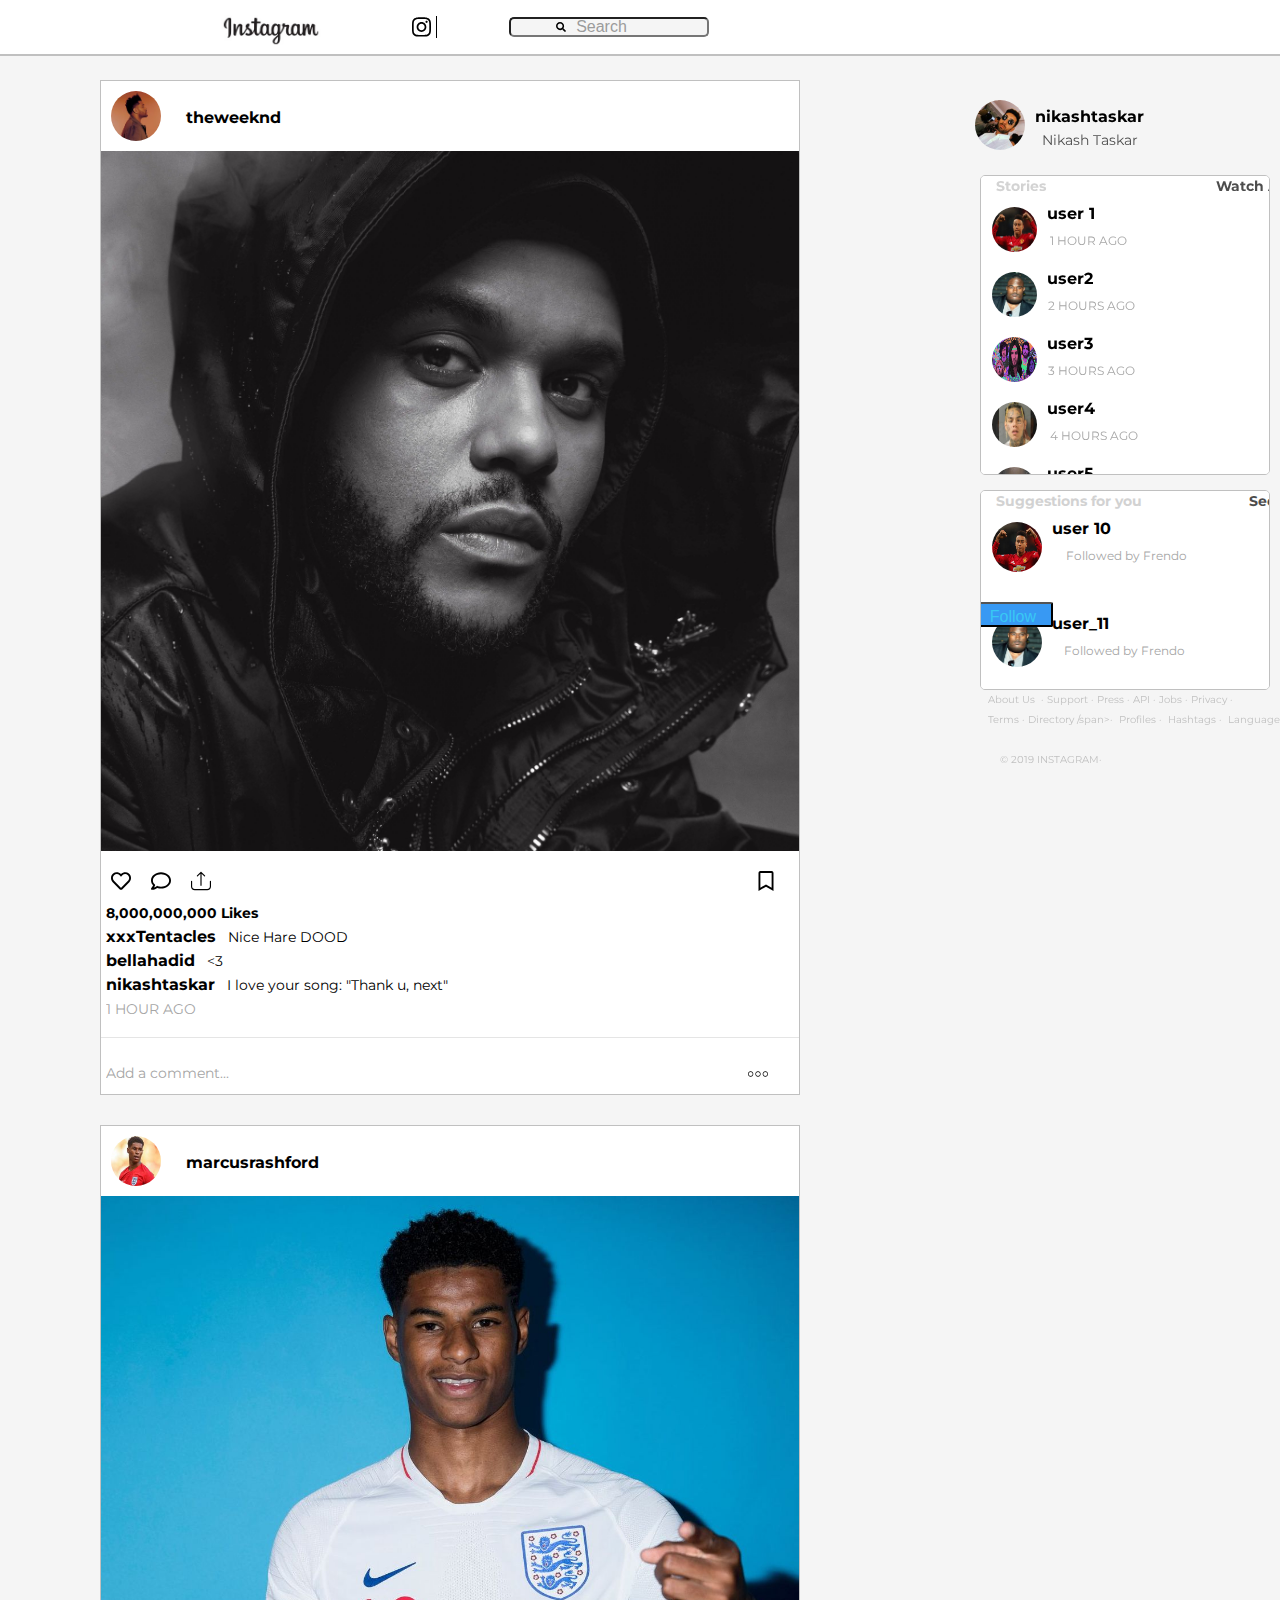
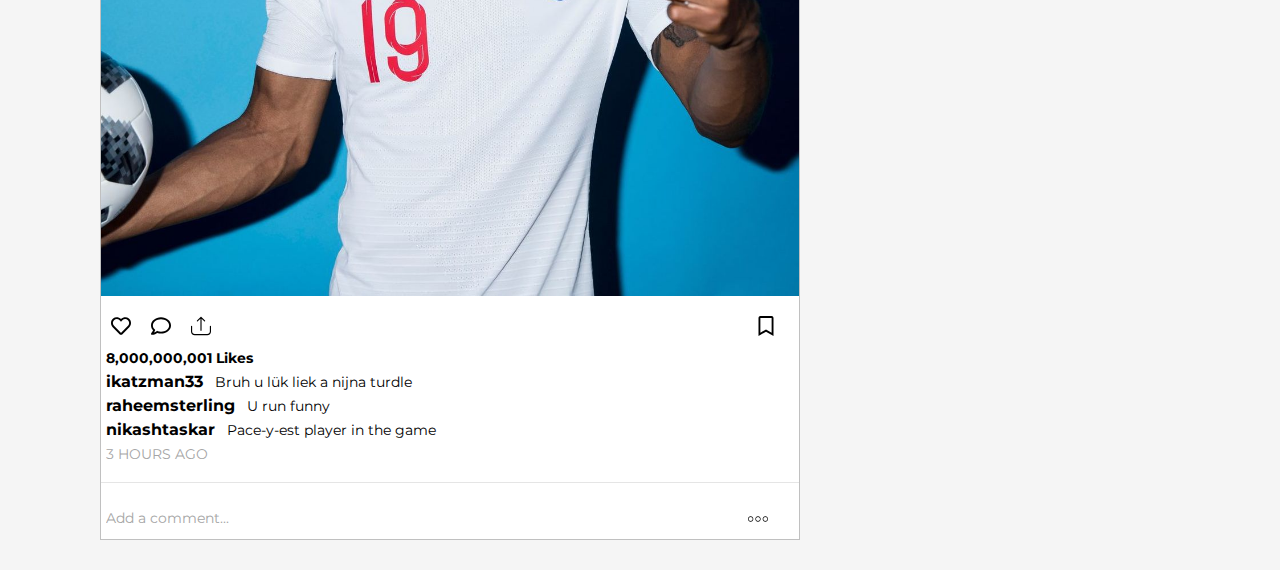
<file: index.html>
<!DOCTYPE html>
<html>

<head>
    <meta charset="utf-8">
    <meta http-equiv="X-UA-Compatible" content="IE=edge">
    <title>Instagram Clone</title>
    <meta name="viewport" content="width=device-width, initial-scale=1">
    <meta keywords="">
    <link rel="stylesheet" type="text/css" href="style.css">
    <link rel="stylesheet" type="text/css"
        href="https://stackpath.bootstrapcdn.com/bootstrap/4.3.1/css/bootstrap.min.css">
    <link rel="stylesheet" href="https://use.fontawesome.com/releases/v5.7.2/css/all.css"
        integrity="sha384-fnmOCqbTlWIlj8LyTjo7mOUStjsKC4pOpQbqyi7RrhN7udi9RwhKkMHpvLbHG9Sr" crossorigin="anonymous">
    <link href="https://fonts.googleapis.com/css?family=Montserrat" rel="stylesheet">
    <!-- <script src="main.js"></script> -->
</head>

<body>
    <div class="body-content">
        <div class="container-fluid">
            <div class="row">
                <div class="navbar bg-white navbar-expand-lg sticky-top container-fluid" id="navbarHeader">
                    <div class="navbar navbar-item col-xs-3 col-sm-3 col-md-4 col-lg-3 " id="nav-logo">
                        <img src="instagram-brands.svg" id="logo">
                        <img src="name.jpeg" id="better-instagram">
                    </div>
                    <div class="navbar nav-item col-xs-0 col-sm-1 col-md-1 col-lg-3 " id="nav-search">
                        <input class="nav-search" type="search" id="search-bar" placeholder="Search">
                    </div>
                    <div class="navbar nav-item col-xs-1 col-sm-5 col-md-4 col-lg-3 " id="nav-icons">
                        <i class="far fa-compass icon" id="nav-compass-icon"></i>
                        <i class="far fa-heart icon" id="nav-heart-icon"></i>
                        <i class="far fa-user icon" id="nav-user-icon"></i>
                    </div>
                </div>
            </div>
        </div>

        <div class="container" id="content">
            <div class="feed col-xs-12 col-lg-12" id="feed-content">
                <div class="post" id="post1">
                    <div class="post-user">
                        <img src="theweeknd_profile.jpeg" class="profile">
                        <strong class="username col-1">theweeknd</strong>
                    </div>
                    <div class="post-pic">
                        <img src="theweeknd.jpeg">
                    </div>
                    <div class="comment-section">
                        <div class="container row">
                            <div class="comment-icon" id="heart"></div>
                            <img src="comment-regular.svg" class="comment-icon">
                            <img src="upload-regular.svg" class="comment-icon">
                            <img src="bookmark-regular.svg" class="comment-icon-right">
                        </div>
                        <span class="likes"><strong>8,000,000,000 Likes</strong></span><br>
                        <span class="comment"><strong class="username">xxxTentacles</strong>&nbsp;&nbsp; Nice Hare
                            DOOD</span><br>
                        <span class="comment"><strong class="username">bellahadid</strong>&nbsp;&nbsp; <3 </span> <br>
                                <span class="comment"><strong class="username">nikashtaskar</strong>&nbsp;&nbsp; I love
                                    your song: "Thank u, next"</span><br>
                                <span class="time-posted">1 HOUR AGO</span>
                                <hr>
                                <!-- <div class="container row"> -->
                                <span class="add-comment">Add a comment...</span>
                                <img src="more-regular.svg" class="ellipses">
                                <!-- </div> -->
                    </div>
                </div>
                <div class="post" id="post2">
                    <div class="post-user">
                        <img src="rashford_profile.jpeg" class="profile">
                        <strong class="username col-1">marcusrashford</strong>
                    </div>
                    <div class="post-pic">
                        <img src="rashford.jpg">
                    </div>
                    <div class="comment-section">
                        <div class="container row">
                            <div class="comment-icon" id="heart"></div>
                            <img src="comment-regular.svg" class="comment-icon">
                            <img src="upload-regular.svg" class="comment-icon">
                            <img src="bookmark-regular.svg" class="comment-icon-right">
                        </div>
                        <span class="likes"><strong>8,000,000,001 Likes</strong></span><br>
                        <span class="comment"><strong class="username">ikatzman33</strong>&nbsp;&nbsp; Bruh u lük liek a
                            nijna turdle</span><br>
                        <span class="comment"><strong class="username">raheemsterling</strong>&nbsp;&nbsp; U run
                            funny</span><br>
                        <span class="comment"><strong class="username">nikashtaskar</strong>&nbsp;&nbsp; Pace-y-est
                            player in the game</span><br>
                        <span class="time-posted">3 HOURS AGO</span>
                        <hr>
                        <span class="add-comment">Add a comment...</span>
                        <img src="more-regular.svg" class="ellipses">
                    </div>
                </div>
            </div>
            <div class="feed col-xs-0 col-md-4 sticky-top" id="story-content">
                <div class="row" id="nikash-div">
                    <img src="nikash_profile.jpg" class="profile">
                    <strong class="username" id="nikash">nikashtaskar</strong>
                    <div class="fullname">Nikash Taskar</div>
                </div>
                <div class="story-div">
                    <span class="row">
                        <span class="story-view" id="stories"><strong>Stories</strong></span>
                        <span class="story-view" id="watch"><strong>Watch All</strong></span>
                    </span>
                    <div class="stories">
                        <div class="story row" id="story1">
                            <img src="lingard_profile.jpeg" class="profile">
                            <strong class="story-username">user 1</strong>
                            <span class="time-posted-story">1 HOUR AGO</span>
                        </div>
                        <div class="story row" id="story2">
                            <img src="ye_profile.jpeg" class="profile">
                            <strong class="story-username">user2</strong>
                            <span class="time-posted-story">2 HOURS AGO</span>
                        </div>
                        <div class="story row" id="story3">
                            <img src="tame_profile.jpeg" class="profile">
                            <strong class="story-username">user3</strong>
                            <span class="time-posted-story">3 HOURS AGO</span>
                        </div>
                        <div class="story row" id="story4">
                            <img src="tekashi_profile.jpeg" class="profile">
                            <strong class="story-username">user4</strong>
                            <span class="time-posted-story">4 HOURS AGO</span>
                        </div>
                        <div class="story row" id="story5">
                            <img src="melly_profile.jpeg" class="profile">
                            <strong class="story-username">user5</strong>
                            <span class="time-posted-story">5 HOURS AGO</span>
                        </div>
                    </div>
                </div>
            </div>
            <div class="feed col-xs-0 col-md-4 sticky-top" id="suggested-content">
                <div class="suggested-div">
                    <span class="row">
                        <span class="story-view" id="stories"><strong>Suggestions for you</strong></span>
                        <span class="story-view" id="watch2"><strong>See All</strong></span>
                    </span>
                    <div class="suggested">
                        <div class="story row" id="story1">
                            <img src="lingard_profile.jpeg" class="profile">
                            <strong class="story-username">user 10</strong>
                            <span class="time-posted-story">Followed by Frendo</span>
                            <button type="button" class="button">Follow</button>
                        </div>
                        <div class="story row" id="story2">
                            <img src="ye_profile.jpeg" class="profile">
                            <strong class="story-username">user_11</strong>
                            <span class="time-posted-story">Followed by Frendo</span>
                            <button type="button" class="button">Follow</button>
                        </div>
                        <div class="story row" id="story3">
                            <img src="tame_profile.jpeg" class="profile">
                            <strong class="story-username">user 12</strong>
                            <span class="time-posted-story">Followed by Frendo</span>
                            <button type="button" class="button">Follow</button>
                        </div>
                        <div class="story row" id="story4">
                            <img src="tekashi_profile.jpeg" class="profile">
                            <strong class="story-username">user 13</strong>
                            <span class="time-posted-story">Followed by Frendo</span>
                            <button type="button" class="button">Follow</button>
                        </div>
                        <div class="story row" id="story5">
                            <img src="melly_profile.jpeg" class="profile">
                            <strong class="story-username">user 14</strong>
                            <span class="time-posted-story">Followed by Frendo</span>
                            <button type="button" class="button">Follow</button>
                        </div>
                    </div>
                </div>
            </div>
            <div class="feed col-xs-0 col-md-4 sticky-top" id="footnote-content">
                <div class="row">
                    <span href="#">&nbsp;About Us &nbsp;</span>&middot;
                    <span href="#">&nbsp;Support&nbsp;</span>&middot;
                    <span href="#">&nbsp;Press&nbsp;</span>&middot;
                    <span href="#">&nbsp;API&nbsp;</span>&middot;
                    <span href="#">&nbsp;Jobs&nbsp;</span>&middot;
                    <span href="#">&nbsp;Privacy&nbsp;</span>&middot;
                </div>
                <div class="row">
                    <span href="#">&nbsp;Terms&nbsp;</span>&middot;
                    <span href="#">&nbsp;Directory&nbsp;/span>&middot;
                    <span href="#">&nbsp;Profiles&nbsp;</span>&middot;
                    <span href="#">&nbsp;Hashtags&nbsp;</span>&middot;
                    <span href="#">&nbsp;Language&nbsp;</span>&middot;
                </div>
                <br>
                <div>
                    <span href="#">&copy 2019 INSTAGRAM</span>&middot;
                </div>
            </div>
        </div>
    </div>
</body>

</html>
</file>
<file: style.css>
.body-content {
    background-color: #f5f5f5;
}

.container-fluid {
    border-bottom: 0.5px solid silver;
    position: fixed;
    top: 0px;
    z-index: 5;
}

@font-face {
    font-family: "Billabong";
    src: url("./Billabong.ttf");
}

.insta-font {
    font-family: "Billabong";
}
 
#navbarHeader {
    /* justify-content: space-evenly; */
    display: flex;
    overflow: scroll;
    /* flex-direction: row; */
    /* flex-wrap: wrap; */
}

#content{
    display: flex;
    display-direction: row;
    overflow-x: auto;
}

#content.container {
    padding-top: 80px;
}

.container {
    overflow: scroll;
    padding-top: 10px;
    /* display: grid; */
    /* grid-template-columns: 1fr 2fr; */
}

#feed-content {
    position: static;
    overflow: hidden;
    display: flexbox;
    /* border: 0.5px solid silver; */
    /* background-color: blue;  */
    /* width: 50%; */
    /* margin: 10px; */
}

#story-content {
    position: fixed;
    height: 400px;
    width: 25%;
    top: 80px;
    left: 955px;
    /* overflow: scroll; */
    margin: 10px;
}

#better-instagram {
    position: absolute;
    top: 7px;
    left: 80px; 
    width: 100px;
    justify-content: lecontainer-fluidft;
}

#logo {
    /* position: relative;
    top: -3px;
    left: 20px;
    height: 20px;
    width: 20px; */
    padding-right: 5px;
    border-right: 0.5px solid black;
    justify-content: right;
    width: 25px;
    /* margin-right: 10px;
    padding: 5px;
    border-right: 1px solid black; */
}

/* #pipe {
    position: relative;
    top: 0px;
    left: 12px;
} */

.icon {
    margin-right: 30px;
}

#nav-heart-icon {
    display: inline-block;
    height: 20px;
    width: 20px;
}

#nav-compass-icon {
    display: inline-block;
    height: 20px;
    width: 20px;
}

#nav-user-icon {
    display: inline-block;
    height: 20px;
    width: 20px;
}

#nav-search {
    justify-content: center;
}

#nav-icons {
    justify-content: left;
}

#nav-logo {
    justify-content: right;
    margin-left: 125px;
}

@media only screen and (max-width: 1120px) {
    #nav-search {
      visibility: hidden;
    }

    #story-content {
        visibility: hidden;
    }

    #content {
        justify-content: center;
    }

    #nav-icons{
        justify-content: center;
    }
}

#search-bar {
    background-color: #f5f5f5;
    background-image: url("search-solid.svg");
    background-repeat: no-repeat;
    background-position: 45px 3px;
    background-size: 5%;
    text-align: center;
    border-radius: 5px;
    height: 20px;
    width: 200px;
}

::-webkit-input-placeholder {
    opacity: 0.7;
}

#search-bar:focus-within{
    background-color: none;
    background-image: url("search-solid.svg");
    background-repeat: no-repeat;
    background-position: 5px 3px;
    background-size: 5%;
    border-radius: 5px;
    height: 20px;
    width: 200px;
}

#search-bar:focus-within::-webkit-input-placeholder{
    visibility: hidden;
}

/* #navbarHeader #nav-search {
    justify-content: center;
} */


.post {
    height: 1015px;
    width: 700px;
    background-color: white;
    margin-bottom: 30px;
    border: 0.5px solid silver;
    display: flexbox;
}

.post-user {
    display: flex;
}

.post-pic > img{
    top: 100px;
    left: 0px;
    height: 700px;
    width: 698px;
    /* margin-top: 75px; */
}

.profile {
    width: 50px;
    height: 50px;
    border-radius: 50%;
    margin: 10px;
}

.username {
    color: black;
    font-family: 'Montserrat';
    /* font-display: bold; */
    font-size: 16px;
    /* position: relative; */
    /* left: 50px; */
    top: 25px;
}

.comment {
    font-family: 'Montserrat';
    font-size: 14px;
    color: black;
}

.comment .username {
    margin-left: 5px;
    font-family: 'Montserrat';
    font-size: 16px;
    color: black;
}

.comment-icon {
    height: 20px;
    width: 20px;
    margin: 10px;
    position: relative;
    left: 0px;
}

.comment-icon-right {
    height: 20px;
    width: 20px;
    margin: 10px;
    position: relative;
    left: 525px;
}

hr {
    width: 100%;
    stroke: 1px solid black;
}

.time-posted {
    margin: 5px;
    font-family: 'Montserrat';
    font-size: 14px;
    opacity: 0.7;
    color: grey;
}

.add-comment {
    margin: 5px;
    font-family: 'Montserrat';
    font-size: 14px;
    opacity: 0.7;
    color: grey;
    top: -30px;
}

.ellipses {
    height: 20px;
    width: 20px;
    margin: 10px;
    position: relative;
    left: 500px;
}

.likes {
    margin-left: 5px;
    font-family: 'Montserrat';
    font-size: 14px;
    color: black;
}

.fullname {
    color: black;
    font-family: 'Montserrat';
    /* font-display: bold; */
    opacity: 0.7;
    font-size: 14px;
    position: relative;
    left: -102px;
    top: 40px;
}

#nikash.username {
    color: black;
    font-family: 'Montserrat';
    /* font-display: bold; */
    font-size: 16px;
    position: relative;
    /* left: 50px; */
    top: 15px;
}

.story-username {
    color: black;
    font-family: 'Montserrat';
    /* font-display: bold; */
    font-size: 16px;
    position: relative;
    /* left: 50px; */
    top: 5px;
}

.story-view {
    font-family: 'Montserrat';
    font-size: 14px;
    opacity: 0.7;
}

#stories {
    color: silver;
    position: relative;
    left: 30px;
}

#watch {
    color: black;
    position: relative;
    left: 63%;
}

.stories > .story.row > .profile {
    /* border: purple; */
    height: 45px;
    width: 45px;
    stroke: 5px;
    border-radius: 50%;
}

.story-div {
    overflow-y: scroll;
    overflow-x: hidden;
    height: 300px;
    background-color: white;
    border: 0.5px solid silver;
    border-radius: 5px;
}

.stories > div {
    margin-left: 1px;
}

#nikash-div {
    margin-bottom: 15px;
}

.time-posted-story {
    position: relative;
    top: 30px;
    left: -50px;
    margin: 5px;
    font-family: 'Montserrat';
    font-size: 12px;
    opacity: 0.7;
    color: grey;
}

#heart {
    background-image: url("heart-regular.svg");
    background-size: 20px 20px;
}

#heart:hover {
    background-image: url("like.png");
    background-size: 20px 20px;
}

#suggested-content {
    position: fixed;
    height: 400px;
    width: 25%;
    top: 480px;
    left: 955px;
    margin: 10px;
}

.suggested-div {
    overflow-y: scroll;
    overflow-x: hidden;
    height: 200px;
    background-color: white;
    border: 0.5px solid silver;
    border-radius: 5px;
}

.suggested > div {
    margin-left: 1px;
}

#watch2 {
    color: black;
    position: relative;
    left: 43%;
}

.button {
    position: relative;
    border-radius: 2px;
    top: 20px;
    left: -3%;
    height: 25px;
    width: 80px;
    color: rgb(56, 200, 243);
    background-color: rgb(56, 153, 243);
}

#footnote-content {
    justify-content: space-evenly;
    position: fixed;
    height: 400px;
    width: 25%;
    top: 680px;
    left: 975px;
    margin: 10px;
    font-family: "Montserrat";
    font-size: 10px;
    line-height: 2.0;
    color: silver;
}
</file>
